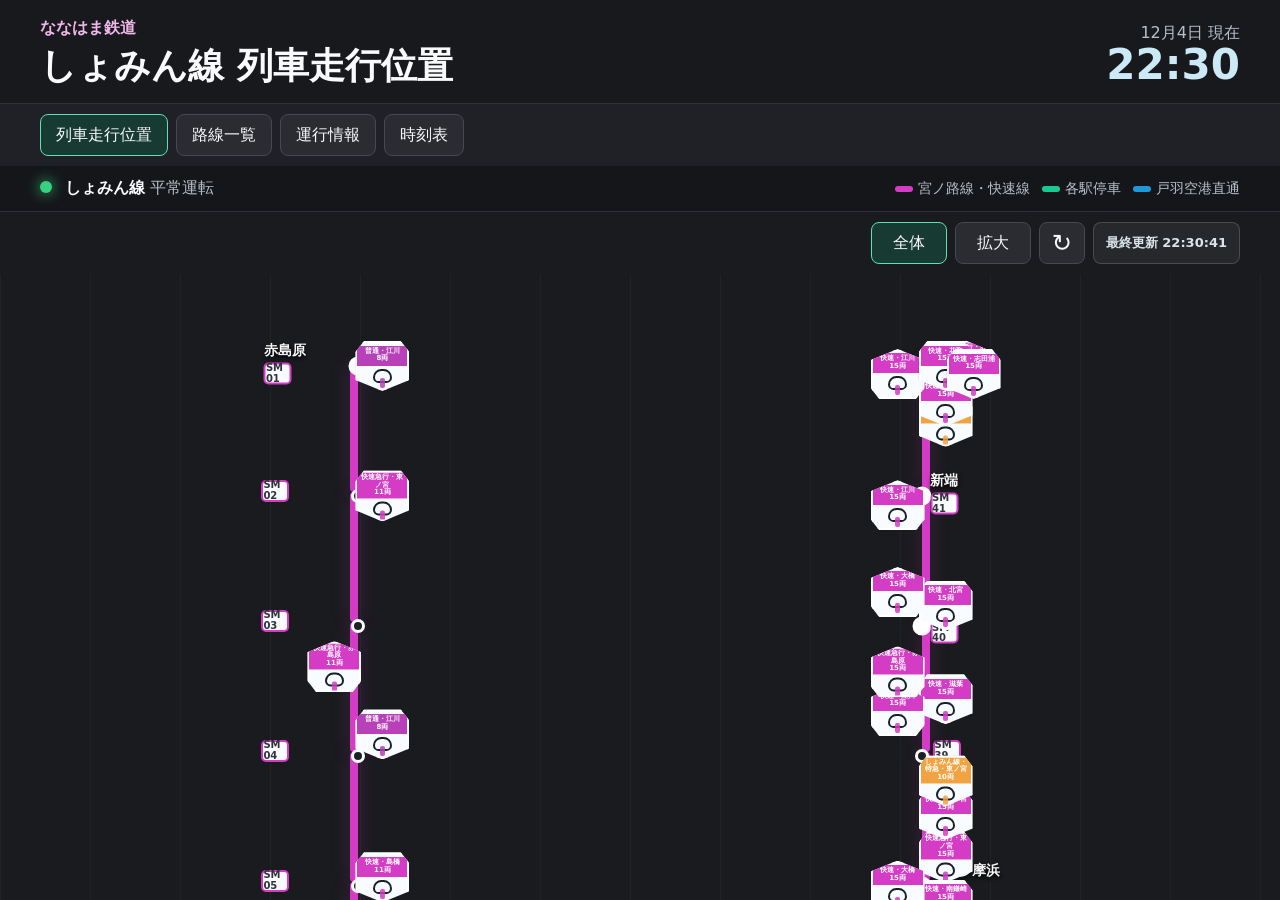
<file: index.html>
<!doctype html>
<html lang="ja">
  <head>
    <meta charset="utf-8">
    <meta name="viewport" content="width=device-width, initial-scale=1">
    <title>ななはま鉄道 しょみん線</title>
    <meta http-equiv="refresh" content="0; url=./nanahama-shomin.html">
    <link rel="canonical" href="./nanahama-shomin.html">
  </head>
  <body>
    <p><a href="./nanahama-shomin.html">ななはま鉄道 しょみん線を開く</a></p>
  </body>
</html>
</file>
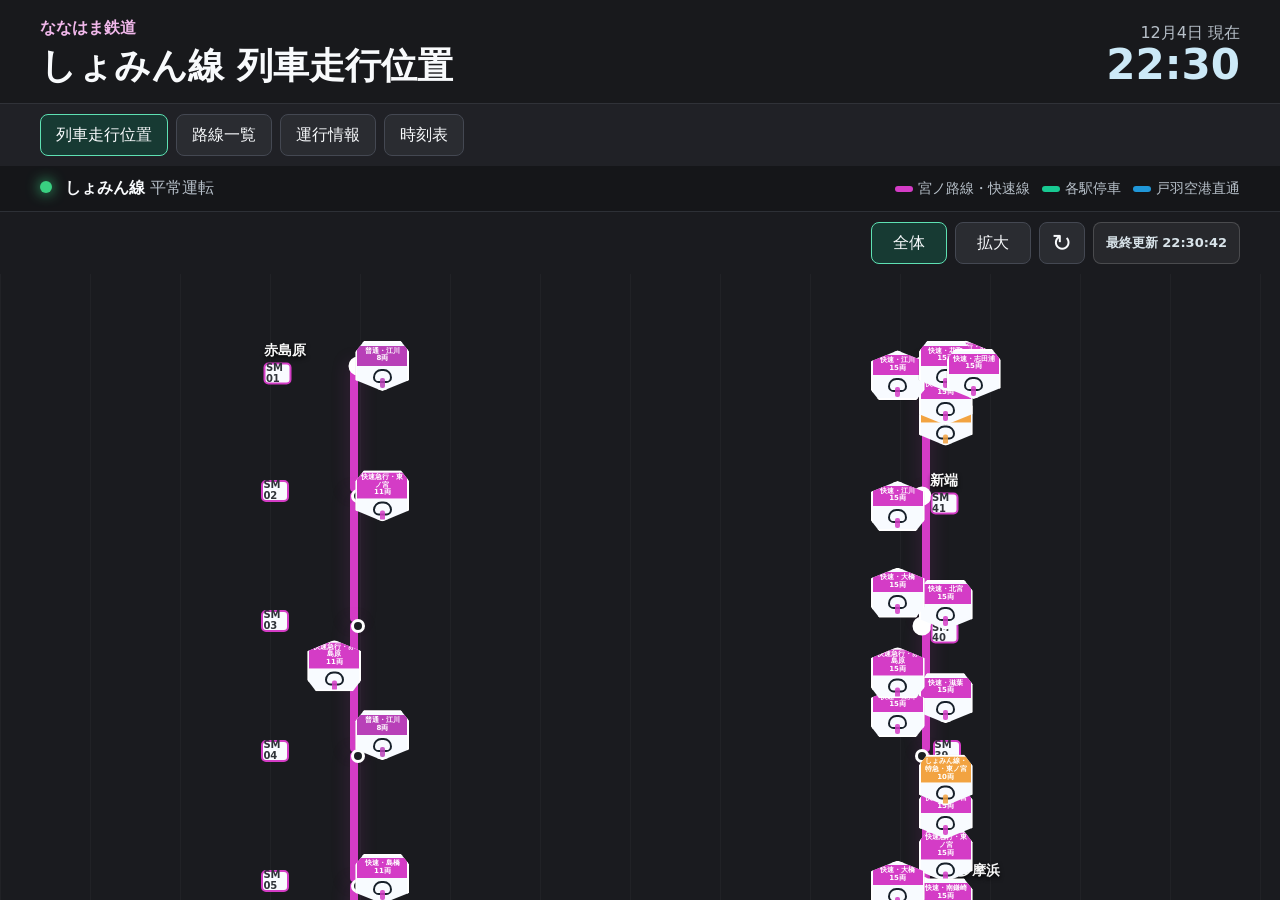
<file: nanahama-shomin.html>
<!doctype html>
<html lang="ja">
<head>
  <meta charset="utf-8">
  <meta name="viewport" content="width=device-width, initial-scale=1">
  <title>ななはま鉄道 しょみん線 列車走行位置</title>
  <link rel="stylesheet" href="./nanahama-shomin.css">
</head>
<body>
  <div class="app">
    <header class="topbar">
      <div>
        <p class="brand">ななはま鉄道</p>
        <h1>しょみん線 列車走行位置</h1>
      </div>
      <div class="clock">
        <span id="dateText"></span>
        <strong id="timeText"></strong>
      </div>
    </header>

    <nav class="tabs" aria-label="主要メニュー">
      <button class="tab active" data-view="position">列車走行位置</button>
      <button class="tab" data-view="routes">路線一覧</button>
      <button class="tab" data-view="status">運行情報</button>
      <button class="tab" data-view="timetable">時刻表</button>
    </nav>

    <main>
      <section class="status-strip">
        <div>
          <span class="status-dot"></span>
          <strong>しょみん線</strong>
          <span>平常運転</span>
        </div>
        <div class="legend">
          <span><i class="swatch magenta"></i>宮ノ路線・快速線</span>
          <span><i class="swatch emerald"></i>各駅停車</span>
          <span><i class="swatch airport"></i>戸羽空港直通</span>
        </div>
      </section>

      <section class="controls position-view" aria-label="表示切替">
        <button id="overviewBtn" class="mode active" type="button">全体</button>
        <button id="zoomBtn" class="mode" type="button">拡大</button>
        <button id="refreshBtn" class="icon-button" type="button" aria-label="更新">↻</button>
        <span id="lastRefreshText" class="last-refresh" aria-live="polite">最終更新 --:--:--</span>
      </section>

      <section id="railPanel" class="rail-panel overview position-view">
        <div id="overviewMap" class="overview-map" aria-label="しょみん線全体図"></div>
        <div id="zoomMap" class="zoom-map" aria-label="しょみん線拡大図"></div>
      </section>

      <section id="routesView" class="info-page app-view">
        <h2>路線一覧</h2>
        <div class="route-grid">
          <article data-line="rapid" data-jump="position"><strong>しょみん線快速電車</strong></article>
          <article data-line="local" data-jump="position"><strong>しょみん線各駅停車</strong></article>
          <article data-line="rapid" data-jump="position"><strong>しょみん宮ノ路線</strong></article>
          <article data-line="airport" data-jump="position"><strong>戸羽空港線</strong></article>
          <article data-line="limited" data-jump="position"><strong>しょみん線特急</strong></article>
          <article><strong>森林線</strong></article>
          <article><strong>海ノ路線</strong></article>
          <article><strong>山武線</strong></article>
          <article><strong>みらいじま線</strong></article>
          <article><strong>七都市線</strong></article>
          <article><strong>元山線</strong></article>
          <article><strong>みなと坂線</strong></article>
          <article><strong>枝森線</strong></article>
          <article><strong>花取りんかい線</strong></article>
          <article><strong>ひがし環状線</strong></article>
          <article><strong>ひがし中央線</strong></article>
          <article><strong>鎌戸空港線</strong></article>
        </div>
      </section>

      <section id="statusView" class="info-page app-view">
        <h2>運行情報</h2>
        <div class="notice-card good"><strong>しょみん線</strong><span>平常運転しています。</span></div>
        <div class="notice-card"><strong>お知らせ</strong><span>この画面は試作版です。列車位置は現在時刻から自動生成しています。</span></div>
      </section>

      <section id="timetableView" class="info-page app-view">
        <h2>時刻表</h2>
        <div class="timetable-grid">
          <article><strong>宮ノ路線普通</strong><span>15分間隔</span><small>赤島原 - 江川、8両。板沼折り返しあり</small></article>
          <article><strong>しょみん線各駅停車</strong><span>10分間隔</span><small>11両。大吹止まり、元山線直通、東ノ宮直通を設定</small></article>
          <article><strong>しょみん線快速</strong><span>高頻度運転</span><small>江川 - 新桜浜区間列車と東ノ宮方面直通を交互に近い形で設定</small></article>
          <article><strong>しょみん線特急</strong><span>40分間隔</span><small>12両。東ノ宮で分割・併合し、みらいじま線・山武線へ直通</small></article>
          <article><strong>戸羽空港線直通</strong><span>15分間隔</span><small>船戸から戸羽空港線へ直通、空港で15分停車</small></article>
        </div>
      </section>
    </main>
  </div>

  <dialog id="trainDialog" class="train-dialog">
    <button id="closeDialog" class="close-button" type="button" aria-label="閉じる">×</button>
    <div id="dialogBody"></div>
  </dialog>

  <script src="./nanahama-shomin.js?v=20260706-rebuild-50"></script>
</body>
</html>
</file>
<file: nanahama-shomin.css>
:root {
  color-scheme: dark;
  --bg: #111214;
  --panel: #1c1d20;
  --panel-soft: #2d2f33;
  --text: #f8fafc;
  --muted: #b7c0c9;
  --line-magenta: #d43cc6;
  --line-emerald: #18c992;
  --line-dark: #40333f;
  --accent: #39d081;
  --rapid: #d43cc6;
  --local: #18c992;
  --express: #f19b32;
  --ordinary: #b840b8;
  --airport: #2097d8;
  --limited: #f2a341;
}

* {
  box-sizing: border-box;
}

body {
  margin: 0;
  min-height: 100vh;
  background: var(--bg);
  color: var(--text);
  font-family: system-ui, -apple-system, BlinkMacSystemFont, "Segoe UI", sans-serif;
}

button {
  font: inherit;
}

.app {
  height: 100vh;
  min-height: 100vh;
  display: flex;
  flex-direction: column;
  overflow: hidden;
}

.topbar {
  display: flex;
  align-items: center;
  justify-content: space-between;
  gap: 16px;
  padding: 18px clamp(14px, 4vw, 40px) 12px;
  background: #18191c;
  border-bottom: 1px solid #303238;
}

.brand {
  margin: 0 0 3px;
  color: #f0b7ea;
  font-weight: 800;
}

h1 {
  margin: 0;
  font-size: clamp(22px, 4vw, 36px);
  letter-spacing: 0;
}

.clock {
  min-width: 122px;
  text-align: right;
  color: var(--muted);
}

.clock strong {
  display: block;
  color: #cce9f7;
  font-size: clamp(24px, 5vw, 42px);
  line-height: 1;
}

.tabs {
  display: flex;
  gap: 8px;
  overflow-x: auto;
  padding: 10px clamp(14px, 4vw, 40px);
  background: #202126;
}

.tab,
.mode,
.icon-button {
  border: 1px solid #444852;
  color: var(--text);
  background: #2a2c31;
  min-height: 42px;
  border-radius: 8px;
  cursor: pointer;
}

.tab {
  padding: 0 15px;
  white-space: nowrap;
}

.tab.active,
.mode.active {
  border-color: #5ee1b3;
  background: #173a33;
}

main {
  flex: 1;
  display: flex;
  min-height: 0;
  flex-direction: column;
}

.status-strip {
  display: flex;
  justify-content: space-between;
  align-items: center;
  gap: 12px;
  padding: 12px clamp(14px, 4vw, 40px);
  background: #151619;
  border-bottom: 1px solid #2d3036;
  color: var(--muted);
}

.status-strip strong {
  color: var(--text);
}

.status-dot {
  width: 12px;
  height: 12px;
  border-radius: 50%;
  display: inline-block;
  margin-right: 8px;
  background: var(--accent);
  box-shadow: 0 0 14px var(--accent);
}

.legend {
  display: flex;
  flex-wrap: wrap;
  justify-content: flex-end;
  gap: 12px;
  font-size: 14px;
}

.swatch {
  display: inline-block;
  width: 18px;
  height: 6px;
  border-radius: 4px;
  margin-right: 5px;
  vertical-align: middle;
}

.magenta {
  background: var(--line-magenta);
}

.emerald {
  background: var(--line-emerald);
}

.airport {
  background: var(--airport);
}

.limited {
  background: var(--limited);
}

.controls {
  display: flex;
  justify-content: flex-end;
  gap: 8px;
  padding: 10px clamp(14px, 4vw, 40px);
  background: #1a1b1f;
}

.mode {
  width: 76px;
}

.icon-button {
  width: 46px;
  font-size: 24px;
}

.last-refresh {
  display: inline-flex;
  align-items: center;
  min-height: 38px;
  padding: 0 12px;
  border: 1px solid rgba(255,255,255,.16);
  border-radius: 8px;
  color: #d9e4ea;
  background: rgba(255,255,255,.06);
  font-size: 13px;
  font-weight: 700;
  white-space: nowrap;
}

.rail-panel {
  position: relative;
  flex: 1 1 0;
  height: 0;
  min-height: 0;
  overflow: auto;
  overscroll-behavior: contain;
  touch-action: pan-x pan-y;
  background:
    linear-gradient(90deg, rgba(255,255,255,.03) 1px, transparent 1px) 0 0 / 90px 90px,
    #1a1b1f;
}

.rail-panel.zoomed {
  overflow: auto;
}

.overview-map,
.zoom-map {
  position: relative;
}

.zoom-map {
  display: none;
  min-height: 5300px;
  width: min(100%, 900px);
  margin: 0 auto;
}

.rail-panel.zoomed .overview-map {
  display: none;
}

.rail-panel.zoomed .zoom-map {
  display: block;
}

.app-view {
  display: none;
}

.app-view.active {
  display: block;
}

.info-page {
  flex: 1 1 0;
  height: 0;
  overflow: auto;
  padding: clamp(18px, 4vw, 42px);
  background: #1a1b1f;
}

.info-page h2 {
  margin: 0 0 18px;
  font-size: clamp(24px, 4vw, 40px);
}

.route-grid,
.timetable-grid {
  display: grid;
  grid-template-columns: repeat(auto-fit, minmax(220px, 1fr));
  gap: 12px;
}

.route-grid article,
.timetable-grid article,
.notice-card {
  display: grid;
  gap: 6px;
  padding: 16px;
  border: 1px solid #3e424b;
  border-left: 6px solid var(--line-magenta);
  border-radius: 8px;
  background: #25272d;
}

.route-grid article {
  cursor: pointer;
}

.route-grid article[data-line="local"] {
  border-left-color: var(--line-emerald);
}

.route-grid article[data-line="airport"] {
  border-left-color: var(--airport);
}

.route-grid article[data-line="limited"] {
  border-left-color: var(--limited);
}

.route-grid strong,
.timetable-grid strong,
.notice-card strong {
  font-size: 20px;
}

.route-grid span,
.timetable-grid span,
.notice-card span,
.timetable-grid small {
  color: var(--muted);
}

.notice-card {
  margin-bottom: 12px;
}

.notice-card.good {
  border-left-color: var(--accent);
}

.overview-map {
  height: 100%;
  min-height: 2800px;
}

.segment,
.zoom-line {
  position: absolute;
  z-index: 2;
  border-radius: 99px;
  transform-origin: top left;
}

.segment.magenta,
.zoom-line.magenta {
  background: var(--line-magenta);
  box-shadow: 0 0 18px rgba(212, 60, 198, .25);
}

.segment.emerald,
.zoom-line.emerald {
  background: var(--line-emerald);
  box-shadow: 0 0 18px rgba(24, 201, 146, .22);
}

.segment.airport,
.zoom-line.airport {
  background: var(--airport);
  box-shadow: 0 0 18px rgba(32, 151, 216, .28);
}

.segment.limited,
.zoom-line.limited {
  background: var(--limited);
  box-shadow: 0 0 18px rgba(242, 163, 65, .28);
}

.zoom-line.faint {
  opacity: .58;
}

.station {
  position: absolute;
  transform: translate(-50%, -50%);
  z-index: 3;
}

.station-dot {
  width: 14px;
  height: 14px;
  border: 3px solid #fff;
  background: #1d2024;
  border-radius: 50%;
  margin: 0 auto;
}

.station.major .station-dot {
  width: 19px;
  height: 19px;
  background: #fff;
}

.station-label {
  position: absolute;
  min-width: 118px;
  color: #f7f7f7;
  font-weight: 800;
  text-shadow: 0 2px 4px #000;
  line-height: 1.05;
}

.overview-map .station-label {
  min-width: 86px;
  font-size: 0;
  font-weight: 800;
}

.overview-map .station.major .station-label {
  font-size: 14px;
}

.overview-map .station-code {
  width: 28px;
  height: 22px;
  font-size: 10px;
}

.station-code {
  display: inline-flex;
  justify-content: center;
  align-items: center;
  width: 32px;
  height: 24px;
  margin-top: 5px;
  border-radius: 5px;
  border: 2px solid var(--line-magenta);
  background: #f9fbff;
  color: #30333a;
  font-size: 12px;
  text-shadow: none;
}

.zoom-row {
  position: absolute;
  left: 0;
  width: 100%;
  border-top: 1px solid rgba(255,255,255,.08);
  border-bottom: 1px solid rgba(0,0,0,.34);
  background: #2a2c32;
  z-index: 0;
}

.zoom-row.alt {
  background: #303238;
}

.zoom-between-band {
  position: absolute;
  left: 0;
  width: 100%;
  border-top: 1px solid rgba(255,255,255,.035);
  border-bottom: 1px solid rgba(0,0,0,.24);
  background: #1c1e23;
  z-index: 0;
}

.zoom-between-band.alt {
  background: #22252a;
}

.zoom-station-name {
  position: absolute;
  left: clamp(12px, 4vw, 34px);
  top: 30px;
  font-size: clamp(20px, 4vw, 34px);
  font-weight: 900;
}

.zoom-code-set {
  position: absolute;
  left: clamp(12px, 4vw, 34px);
  top: 74px;
  display: flex;
  gap: 6px;
}

.zoom-code {
  display: inline-flex;
  justify-content: center;
  align-items: center;
  width: 36px;
  height: 30px;
  border-radius: 5px;
  border: 2px solid var(--line-magenta);
  background: #fff;
  color: #1e2025;
  font-weight: 900;
  font-size: 12px;
}

.zoom-code.local {
  border-color: var(--line-emerald);
}

.train {
  position: absolute;
  z-index: 30;
  width: 88px;
  min-height: 108px;
  border: 0;
  border-radius: 20px 20px 22px 22px;
  clip-path: polygon(18% 0, 82% 0, 100% 16%, 100% 80%, 50% 100%, 0 80%, 0 16%);
  background: #f8fbff;
  color: #16202b;
  box-shadow: 0 8px 22px rgba(0,0,0,.35);
  padding: 0 0 10px;
  transform: translate(-50%, -50%);
  cursor: pointer;
}

.train.dwelling {
  z-index: 40;
}

.train.up {
  clip-path: polygon(50% 0, 100% 20%, 100% 84%, 82% 100%, 18% 100%, 0 84%, 0 20%);
}

.train.down {
  clip-path: polygon(18% 0, 82% 0, 100% 16%, 100% 80%, 50% 100%, 0 80%, 0 16%);
}

.train .arrow {
  display: inline-grid;
  place-items: center;
  width: 14px;
  height: 14px;
  margin-right: 2px;
  border: 1px solid rgba(255,255,255,.85);
  border-radius: 50%;
  background: rgba(17,21,27,.55);
  color: #fff;
  font-size: 10px;
  font-weight: 900;
  line-height: 1;
  vertical-align: 1px;
}

.overview-map .train {
  width: 54px;
  min-height: 50px;
  border-radius: 5px;
  clip-path: polygon(16% 0, 84% 0, 100% 22%, 100% 78%, 50% 100%, 0 78%, 0 22%);
  padding: 0 0 4px;
  border: 2px solid #fff;
  overflow: hidden;
}

.overview-map .train.up {
  clip-path: polygon(50% 0, 100% 22%, 100% 78%, 84% 100%, 16% 100%, 0 78%, 0 22%);
}

.overview-map .train.down {
  clip-path: polygon(16% 0, 84% 0, 100% 22%, 100% 78%, 50% 100%, 0 78%, 0 22%);
}

.overview-map .train .arrow {
  display: none;
}

.overview-map .train .head {
  min-height: 20px;
  padding: 2px 2px 1px;
  font-size: 7px;
  line-height: 1.1;
}

.overview-map .train .cars,
.overview-map .train .run-state {
  display: none;
}

.overview-map .train .face {
  display: block;
  width: 19px;
  height: 14px;
  border-width: 2px;
  margin-top: 3px;
}

.zoom-map .train {
  width: 64px;
  min-height: 88px;
}

.zoom-map .train .head {
  min-height: 31px;
  padding: 5px 3px 3px;
  font-size: 9px;
}

.zoom-map .train.up {
  min-height: 98px;
}

.zoom-map .train.up .head {
  min-height: 42px;
  padding-top: 17px;
}

.zoom-map .train .run-state {
  margin-top: 3px;
  padding: 1px 5px;
  font-size: 10px;
}

.zoom-map .train .face {
  width: 29px;
  height: 24px;
  border-width: 3px;
  margin-top: 3px;
}

.zoom-map .train .arrow {
  width: 13px;
  height: 13px;
  font-size: 11px;
}

.train .head {
  min-height: 39px;
  padding: 7px 6px 4px;
  color: #fff;
  font-size: 13px;
  font-weight: 900;
  line-height: 1.08;
}

.train.local .head {
  background: var(--local);
}

.train.rapid .head {
  background: var(--rapid);
}

.train.express .head {
  background: var(--express);
}

.train.ordinary .head {
  background: var(--ordinary);
}

.train.airport .head {
  background: var(--airport);
}

.train.limited .head {
  background: var(--limited);
}

.train .run-state {
  width: fit-content;
  margin: 5px auto 0;
  padding: 2px 7px;
  border-radius: 999px;
  background: #d7f8ec;
  color: #29313b;
  font-size: 11px;
  font-weight: 900;
}

.train.dwelling .run-state {
  background: #ffe6a7;
}

.train .cars {
  font-size: 12px;
  font-weight: 800;
  color: #607080;
  margin: 5px 0 2px;
}

.train .face {
  width: 38px;
  height: 32px;
  border: 4px solid #17202a;
  border-radius: 12px 12px 8px 8px;
  margin: 2px auto 0;
  position: relative;
}

.train .face::before {
  content: "";
  position: absolute;
  left: 5px;
  right: 5px;
  top: 7px;
  height: 10px;
  border-radius: 2px;
  background: currentColor;
  opacity: .85;
}

.train.local .face {
  color: var(--local);
}

.train.rapid .face {
  color: var(--rapid);
}

.train.express .face {
  color: var(--express);
}

.train.ordinary .face {
  color: var(--ordinary);
}

.train.airport .face {
  color: var(--airport);
}

.train.limited .face {
  color: var(--limited);
}

.direction-tag {
  position: absolute;
  z-index: 5;
  padding: 10px 18px;
  border-radius: 8px;
  background: rgba(43, 58, 63, .86);
  color: #fff;
  font-weight: 900;
  font-size: 20px;
}

.airport-tag {
  background: rgba(23, 80, 103, .9);
}

.branch-label {
  position: absolute;
  z-index: 6;
  color: #f8fbff;
  font-size: 22px;
  font-weight: 900;
  text-shadow: 0 2px 4px #000;
}

.platform-box {
  position: absolute;
  z-index: 0;
  border: 1px solid #4e5663;
  border-radius: 8px;
  background: #272a30;
  color: #f5f7fa;
  box-shadow: 0 8px 24px rgba(0,0,0,.32);
  pointer-events: none;
  overflow: hidden;
}

.platform-title {
  position: absolute;
  left: 50%;
  top: 10px;
  min-width: 118px;
  transform: translateX(-50%);
  padding: 4px 12px 6px;
  border: 1px solid #717b8a;
  border-radius: 5px;
  background: #1e2228;
  text-align: center;
  font-size: 17px;
  font-weight: 900;
}

.platform-title::after {
  content: "";
  position: absolute;
  left: 0;
  right: 0;
  bottom: 0;
  height: 4px;
  background: var(--limited);
}

.platform-groups {
  position: absolute;
  left: 0;
  right: 0;
  bottom: 39px;
  height: 18px;
  display: grid;
  grid-template-columns: 1fr 1fr 1fr;
  gap: 4px;
  color: #aeb9c4;
  font-size: 11px;
  font-weight: 900;
  text-align: center;
}

.platform-groups span {
  border-radius: 4px;
  background: rgba(255,255,255,.06);
}

.platform-cells {
  position: absolute;
  left: 0;
  right: 0;
  bottom: 8px;
  height: 30px;
  background: rgba(255,255,255,.08);
}

.platform-cells span {
  position: absolute;
  top: 0;
  height: 30px;
  display: flex;
  align-items: flex-end;
  justify-content: center;
  padding-bottom: 4px;
  border-left: 1px solid rgba(255,255,255,.18);
  color: #d8e0e7;
  font-size: 12px;
  font-weight: 900;
  white-space: nowrap;
}

.platform-cells span:first-child {
  border-left: 0;
}

.airport-box {
  position: absolute;
  left: 20px;
  right: 20px;
  min-height: 400px;
  padding: 14px 18px;
  border: 1px solid #34566c;
  border-radius: 8px;
  background: rgba(24, 42, 52, .45);
  color: #e6f7ff;
}

.airport-box strong {
  display: block;
  font-size: 24px;
}

.airport-box span {
  color: #bed4df;
}

.airport-station-label {
  position: absolute;
  left: 22px;
  top: -18px;
  min-width: 150px;
  color: #f4fbff;
  font-size: 18px;
  font-weight: 900;
  text-shadow: 0 2px 4px #000;
}

.airport-station-label span {
  color: #9ed8f5;
  font-size: 12px;
}

.airport-platform-box {
  border-color: #3a789c;
  background: rgba(28, 52, 65, .88);
}

.airport-platform-box .platform-title::after {
  background: var(--airport);
}

.airport-platform-box .platform-groups {
  grid-template-columns: 1fr;
}

.train-dialog {
  width: min(92vw, 440px);
  border: 1px solid #59606c;
  border-radius: 12px;
  background: #202226;
  color: #fff;
  padding: 20px;
  box-shadow: 0 20px 70px rgba(0,0,0,.55);
}

.train-dialog::backdrop {
  background: rgba(0,0,0,.56);
}

.close-button {
  position: absolute;
  right: 10px;
  top: 8px;
  border: 0;
  background: transparent;
  color: #d8e6f0;
  font-size: 34px;
  cursor: pointer;
}

.dialog-heading {
  display: flex;
  align-items: flex-start;
  justify-content: space-between;
  gap: 14px;
  margin-right: 36px;
}

.dialog-title {
  margin: 0 0 8px;
  font-size: 24px;
}

.vehicle-badge {
  flex: 0 0 auto;
  min-width: 58px;
  padding: 5px 8px;
  border-radius: 7px;
  border: 1px solid #6f7784;
  background: #30343b;
  color: #f4fbff;
  font-weight: 800;
  font-size: 13px;
  text-align: center;
  cursor: pointer;
  font-family: inherit;
  line-height: 1.1;
}

.vehicle-badge:hover {
  border-color: #9fb4c7;
  background: #3a4049;
}

.dialog-meta {
  color: var(--muted);
  margin-bottom: 14px;
}

.green-car-badge {
  display: inline-flex;
  align-items: center;
  gap: 6px;
  width: fit-content;
  margin: 0 0 12px;
  padding: 6px 10px;
  border-radius: 999px;
  background: rgba(48, 190, 118, .16);
  border: 1px solid rgba(80, 222, 141, .45);
  color: #c7ffd9;
  font-size: 13px;
  font-weight: 700;
}

.dialog-note {
  margin: 0 0 14px;
  padding: 10px 12px;
  border-radius: 8px;
  background: #2d3036;
  color: #d9e7ef;
  line-height: 1.45;
}

.vehicle-history {
  display: grid;
  gap: 7px;
  margin: 0 0 14px;
  padding: 12px;
  border-radius: 8px;
  background: #252931;
  border: 1px solid #4b5563;
}

.vehicle-history h3 {
  margin: 0 0 4px;
  font-size: 15px;
}

.vehicle-history-row {
  display: grid;
  grid-template-columns: auto 1fr auto;
  gap: 10px;
  align-items: center;
  padding: 7px 8px;
  border-radius: 6px;
  background: rgba(255,255,255,.05);
  font-size: 12px;
}

.vehicle-history-row.active {
  background: rgba(44, 186, 125, .18);
  outline: 1px solid rgba(74, 230, 154, .42);
}

.vehicle-history-row span {
  color: #dce8ef;
}

.vehicle-history-row em {
  color: #9fb2c2;
  font-style: normal;
  font-weight: 800;
}

.stop-list {
  display: grid;
  gap: 8px;
  max-height: 50vh;
  overflow: auto;
  padding-right: 4px;
}

.stop-row {
  display: grid;
  grid-template-columns: 1fr auto;
  gap: 18px;
  padding: 9px 10px;
  border-radius: 8px;
  background: #2d3036;
}

.stop-row em {
  grid-column: 1 / -1;
  color: #ffe2a8;
  font-style: normal;
  font-size: 12px;
}

.stop-row.departed {
  opacity: .45;
  background: #24272d;
}

.stop-row.departed span {
  color: #9aa5af;
}

.stop-row strong {
  white-space: nowrap;
}

@media (max-width: 720px) {
  .topbar,
  .status-strip {
    align-items: flex-start;
    flex-direction: column;
  }

  .clock {
    text-align: left;
  }

  .legend {
    justify-content: flex-start;
  }

  .train {
    width: 76px;
    min-height: 96px;
  }

  .train .head {
    font-size: 12px;
  }

  .station-label {
    min-width: 94px;
    font-size: 12px;
  }

  .rail-panel.zoomed .zoom-map {
    transform: scale(.22);
    transform-origin: top left;
    margin-left: 0;
  }
}
</file>
